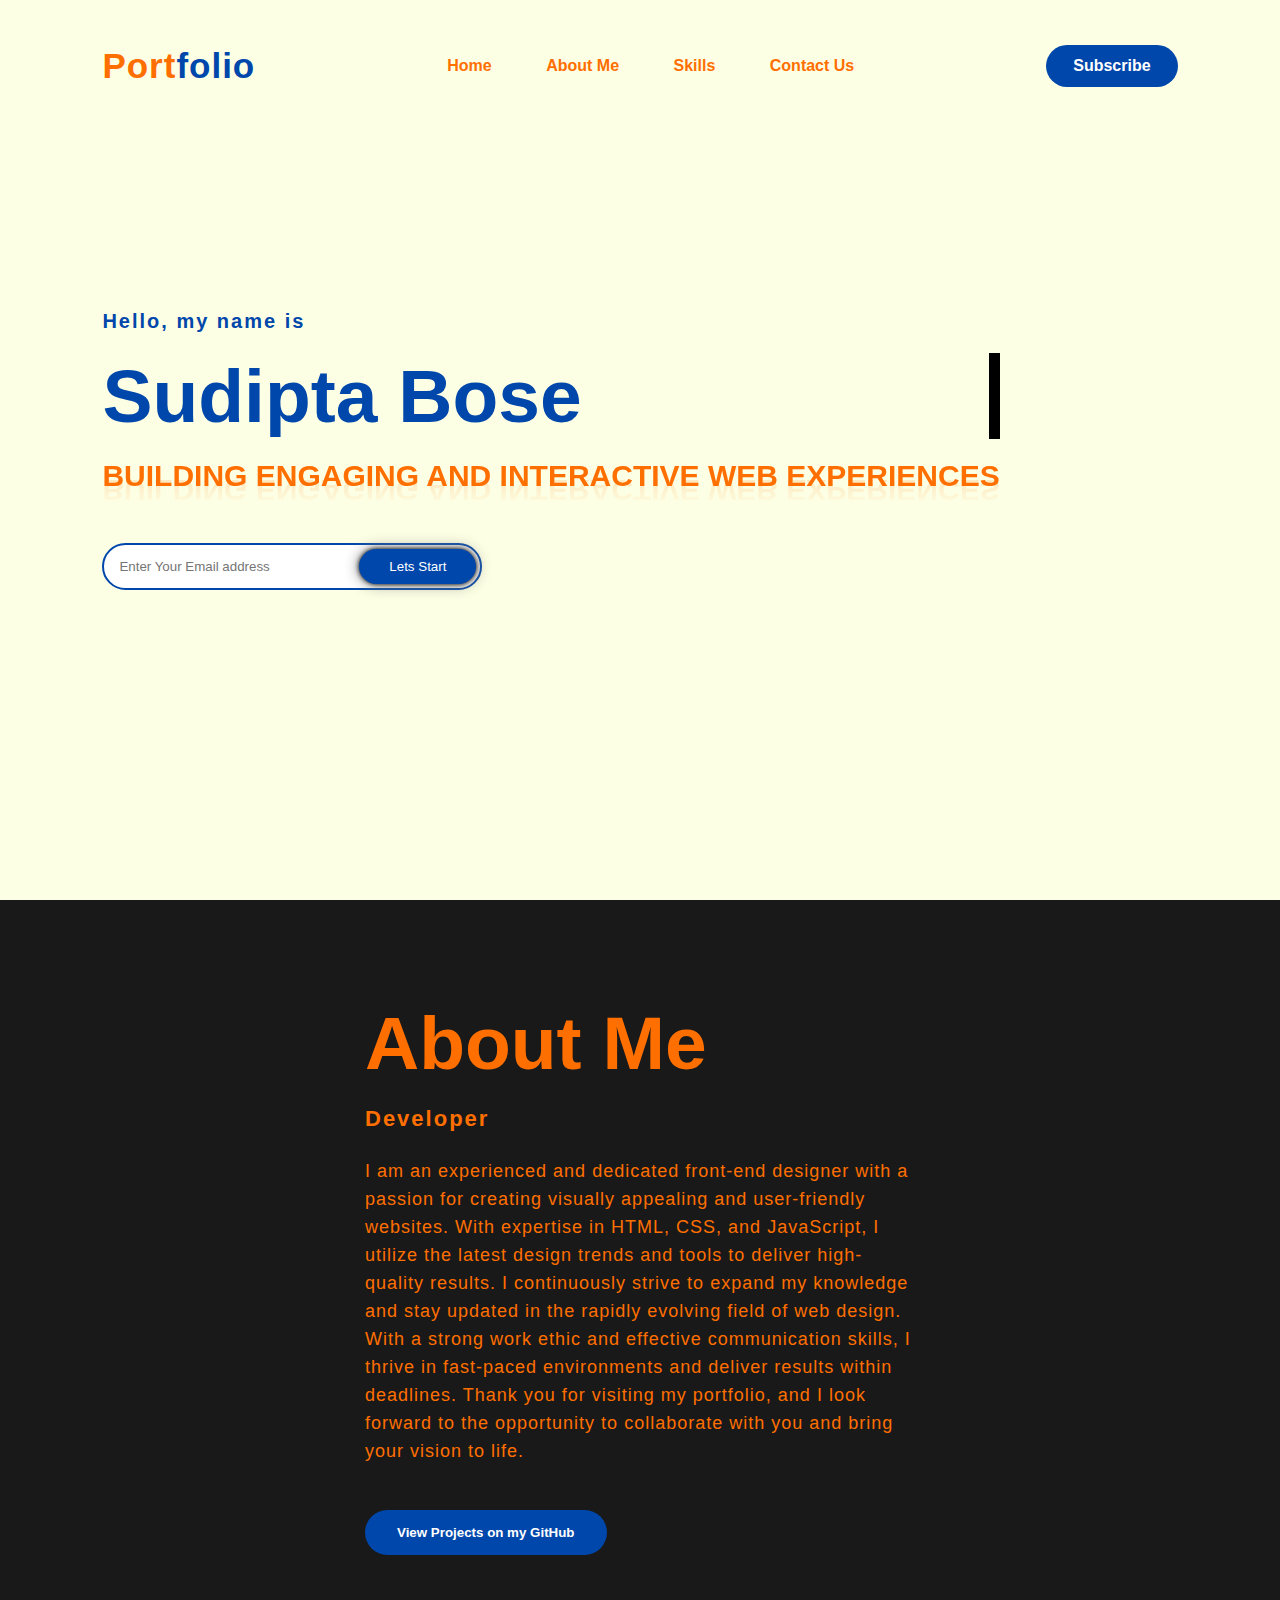
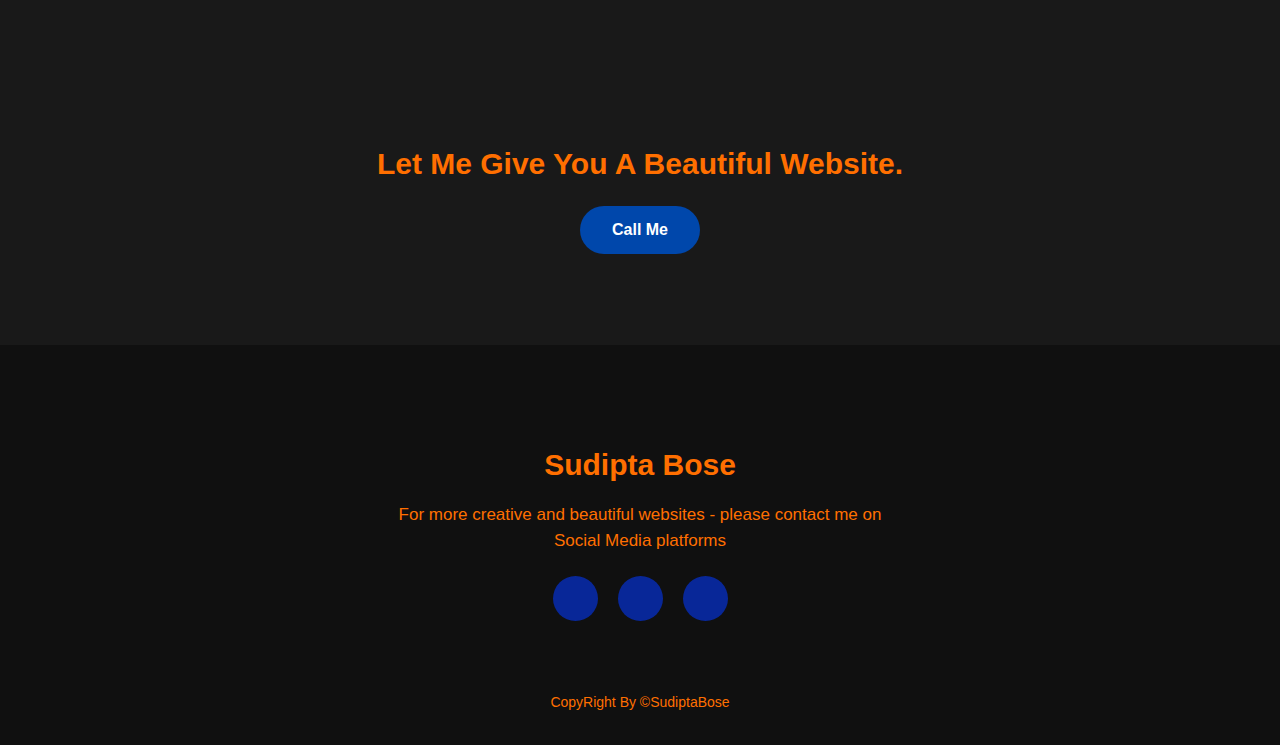
<file: task 2/index.html>
<!DOCTYPE html>
<html>

<head>
	<title>Portfolio website</title>
	<link rel="stylesheet" href="style.css">
	<script src="https://ajax.googleapis.com/ajax/libs/jquery/3.3.1/jquery.min.js"></script>
	<script src="script.js"></script>

</head>

<body>
	<!----hero Section start---->

	<div class="hero">
		<nav>
			<h2 class="logo">Port<span>folio</span></h2>
			<ul>
				<li><a href="#">Home</a></li>
				<li><a href="#section2">About Me</a></li>
				<li><a href="#">Skills</a></li>
				<li><a href="#section4">Contact Us</a></li>
			</ul>
			<a href="#" class="btn">Subscribe</a>
		</nav>

		<div class="content">
			<h4>Hello, my name is</h4>
			<h1 class="animated-heading"> <span>Sudipta Bose</span></h1>
			<h3 class="animated-heading-2">Building Engaging and Interactive Web Experiences</h3>
			<div class="newslatter">
				<form>
					<input type="email" name="email" id="mail" placeholder="Enter Your Email address">
					<input type="submit" name="submit" value="Lets Start">
				</form>
			</div>
		</div>
	</div>

	<!----About section start---->
	<section class="about">
		<div class="main" id="section2">
			<div class="about-text">
				<h2>About Me</h2>
				<h5>Developer</h5>
				<p>
					I am an experienced and dedicated front-end designer with a passion for creating visually appealing
					and user-friendly websites. With expertise in HTML, CSS, and JavaScript, I utilize the latest design
					trends and tools to deliver high-quality results. I continuously strive to expand my knowledge and
					stay updated in the rapidly
					evolving field of web design. With a strong work ethic and effective communication skills, I thrive
					in fast-paced environments and deliver results within deadlines. Thank you for visiting my
					portfolio, and I look forward to the opportunity to collaborate with you and bring your vision to
					life.</p>
				<button onclick="myFunction()" >View Projects on my GitHub </button>
			</div>
		</div>
	</section>


	<!------Contact Me------>
	<div class="contact-me">
		<p>Let Me Give You A Beautiful Website.</p>
		<a class="button-two" href="#">Call Me</a>
	</div>
	

	<!------footer start--------->
	<footer>
		<p>Sudipta Bose</p>
		<p>For more creative and beautiful websites - please contact me on Social Media platforms</p>
		<div class="social" id="section4">
			<a href="#"><i class="facebook"></i></a>
			<a href="#"><i class="linkedin"> </i></a>
			<a href="#"><i class="twitter"></i></a>
		</div>
		<p class="end">CopyRight By ©SudiptaBose</p>
	</footer>
</body>

</html>
</file>
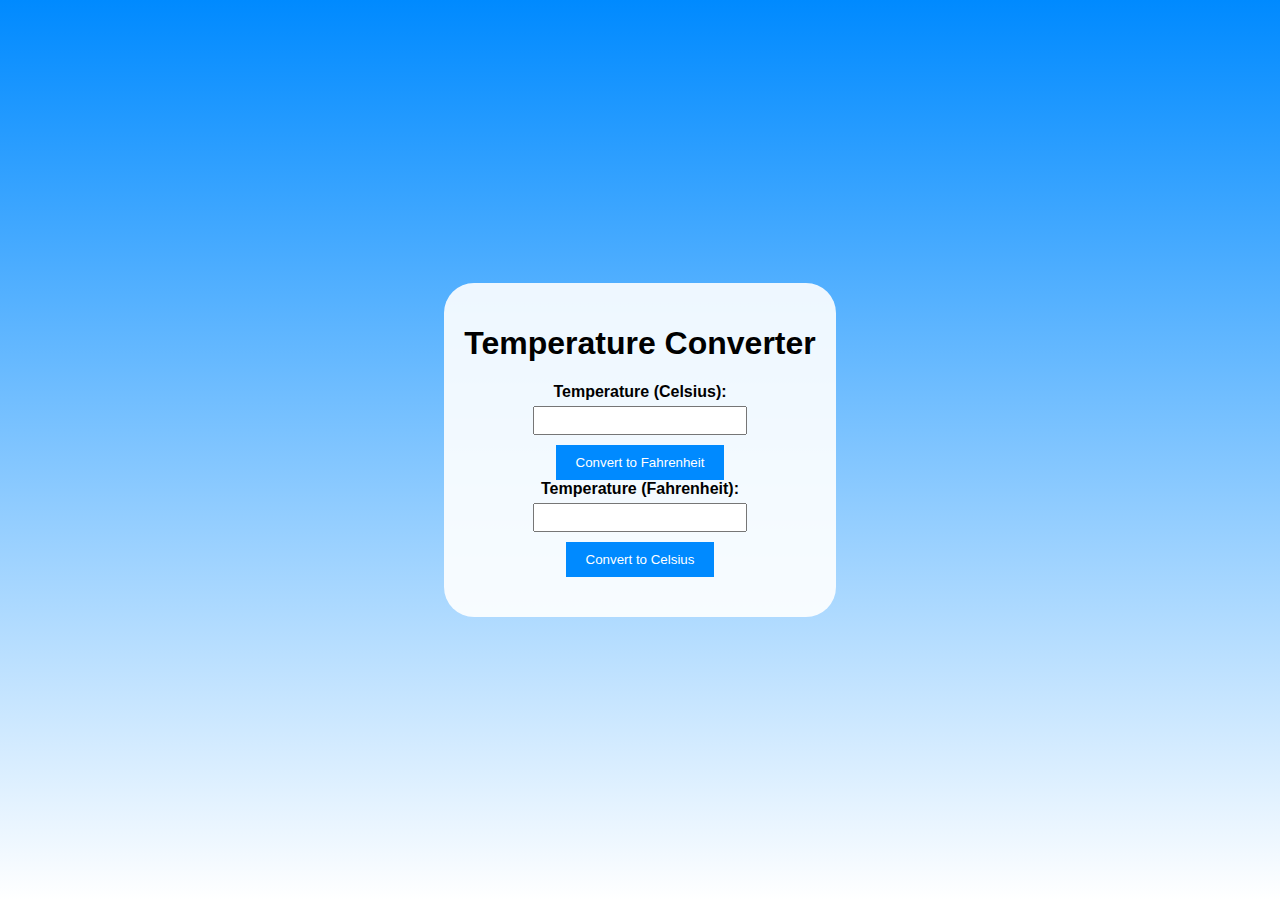
<file: task 3/index.html>
<!DOCTYPE html>
<html>

<head>
    <title>Temperature Converter</title>
    <link rel="stylesheet" href="style.css">
    <script src="script.js">
    </script>
</head>

<body>
    <div class="container">
      <h1>Temperature Converter</h1>
      <label>Temperature (Celsius):</label>
      <input type="number" id="celsiusInput">
      <br>
      <button onclick="convertToFarhenheit()">Convert to Fahrenheit</button>
      <br>
      <label>Temperature (Fahrenheit):</label>
      <input type="number" id="fahrenheitInput">
      <br>
      <button onclick="convertToCelsius()">Convert to Celsius</button>
      <div id="result"></div>
    </div>
</body>  

</html>
</file>
<file: task 2/style.css>
* {
	padding: 0;
	margin: 0;
	font-family: 'Josefin Sans', sans-serif;
	box-sizing: border-box;
}
.hero {
	height: 100vh;
	width: 100%;
	background-color: #fbffc67a;
	background-size: cover;
	background-position: center;
}

nav {
	display: flex;
	align-items: center;
	justify-content: space-between;
	padding-top: 45px;
	padding-left: 8%;
	padding-right: 8%;
}

.logo {
	color: #FF6F00;
	font-size: 35px;
	letter-spacing: 1px;
	cursor: pointer;
}

span {
	color: #0047AB;
}

nav ul li {
	list-style-type: none;
	display: inline-block;
	padding: 10px 25px;
}

nav ul li a {
	color: #FF6F00;
	text-decoration: none;
	font-weight: bold;
	text-transform: capitalize;
}

nav ul li a:hover {
	color: #0339fc94;
	transition: .4s;
}

.btn {
	background-color: #0047AB;
	color: white;
	text-decoration: none;
	border: 2px solid transparent;
	font-weight: bold;
	padding: 10px 25px;
	border-radius: 30px;
	transition: transform .4s;
}

.btn:hover {
	transform: scale(1.2);
}

.content {
	position: absolute;
	top: 50%;
	left: 8%;
	transform: translateY(-50%);
}

h1 {
	color: white;
	margin: 20px 0px 20px;
	font-size: 75px;
}

h3 {
	color: #FF6F00;
	font-size: 25px;
	margin-bottom: 50px;
}

h4 {
	color: #0047AB;
	letter-spacing: 2px;
	font-size: 20px;
}

.newslatter form {
	width: 380px;
	max-width: 100%;
	position: relative;
}

.newslatter form input:first-child {
	display: inline-block;
	width: 100%;
	padding: 14px 130px 14px 15px;
	border: 2px solid #0047AB;
	outline: none;
	border-radius: 30px;
}

.newslatter form input:last-child {
	position: absolute;
	display: inline-block;
	outline: none;
	border: none;
	padding: 10px 30px;
	border-radius: 30px;
	background-color: #0047AB;
	color: white;
	box-shadow: 0px 0px 5px #000, 0px 0px 15px #858585;
	top: 6px;
	right: 6px;
}

.about {
	width: 100%;
	padding: 100px 0px;
	background-color: #191919;
}

.about img {
	height: auto;
	width: 430px;
}

.about-text {
	width: 550px;
}

.main {
	width: 1130px;
	max-width: 95%;
	margin: 0 auto;
	display: flex;
	align-items: center;
	justify-content: space-around;
}

.about-text h2 {
	color: #FF6F00;
	font-size: 75px;
	text-transform: capitalize;
	margin-bottom: 20px;
}

.about-text h5 {
	color: #FF6F00;
	letter-spacing: 2px;
	font-size: 22px;
	margin-bottom: 25px;
	text-transform: capitalize;
}

.about-text p {
	color: #FF6F00;
	letter-spacing: 1px;
	line-height: 28px;
	font-size: 18px;
	margin-bottom: 45px;
}

button {
	background-color: #0047AB;
	color: white;
	text-decoration: none;
	border: 2px solid transparent;
	font-weight: bold;
	padding: 13px 30px;
	border-radius: 30px;
	transition: .4s;
}

button:hover {
	background-color: transparent;
	border: 2px solid #0339fc94;
	cursor: pointer;
}

.service {
	background: #101010;
	width: 100%;
	padding: 100px 0px;
}

.title h2 {
	color: white;
	font-size: 75px;
	width: 1130px;
	margin: 30px auto;
	text-align: center;
}

.box {
	display: flex;
	justify-content: center;
	align-items: center;
	min-height: 400px;
}

.card {
	height: 365px;
	width: 335px;
	padding: 20px 35px;
	background: #191919;
	border-radius: 20px;
	margin: 15px;
	position: relative;
	overflow: hidden;
	text-align: center;
}

.card i {
	font-size: 50px;
	display: block;
	text-align: center;
	margin: 25px 0px;
	color: #0339fc94;

}

h5 {
	color: white;
	font-size: 23px;
	margin-bottom: 15px;
}

.pra p {
	color: #fcfc;
	font-size: 16px;
	line-height: 27px;
	margin-bottom: 25px;
}

.card .button {
	background-color: #0339fc94;
	color: white;
	text-decoration: none;
	border: 2px solid transparent;
	font-weight: bold;
	padding: 9px 22px;
	border-radius: 30px;
	transition: .4s;
}

.card .button:hover {
	background-color: transparent;
	border: 2px solid #0339fc94;
	cursor: pointer;
}

.contact-me {
	width: 100%;
	height: 290px;
	background: #191919;
	display: flex;
	align-items: center;
	flex-direction: column;
	justify-content: center;
}

.contact-me p {
	color: #FF6F00;
	font-size: 30px;
	font-weight: bold;
	margin-bottom: 25px;
}

.contact-me .button-two {
	background-color: #0047AB;
	color: white;
	text-decoration: none;
	border: 2px solid transparent;
	font-weight: bold;
	padding: 13px 30px;
	border-radius: 30px;
	transition: .4s;
}

.contact-me .button-two:hover {
	background-color: transparent;
	border: 2px solid #0047AB;
	cursor: pointer;
}

footer {
	position: relative;
	width: 100%;
	height: 400px;
	background: #101010;
	display: flex;
	flex-direction: column;
	align-items: center;
	justify-content: center;
}

footer p:nth-child(1) {
	font-size: 30px;
	color: #FF6F00;
	margin-bottom: 20px;
	font-weight: bold;
}

footer p:nth-child(2) {
	color: #FF6F00;
	font-size: 17px;
	width: 500px;
	text-align: center;
	line-height: 26px;
}

.social {
	display: flex;
}

.facebook {
	width: 45px;
	height: 45px;
	display: flex;
	align-items: center;
	justify-content: center;
	background: #0339fc94;
	border-radius: 50%;
	margin: 22px 10px;
	color: white;
	text-decoration: none;
	font-size: 20px;
	background-image: url('https://upload.wikimedia.org/wikipedia/commons/thumb/0/05/Facebook_Logo_%282019%29.png/1024px-Facebook_Logo_%282019%29.png');
	background-size: cover;
	background-position: center;
	background-size: contain;
	background-repeat: no-repeat;
}


.linkedin {
	width: 45px;
	height: 45px;
	display: flex;
	align-items: center;
	justify-content: center;
	background: #0339fc94;
	border-radius: 50%;
	margin: 22px 10px;
	color: white;
	text-decoration: none;
	font-size: 20px;
	background-image: url('https://upload.wikimedia.org/wikipedia/commons/thumb/c/ca/LinkedIn_logo_initials.png/640px-LinkedIn_logo_initials.png');
	background-size: cover;
	background-position: center;
	background-size: contain;
	background-repeat: no-repeat;
}

.twitter {
	width: 45px;
	height: 45px;
	display: flex;
	align-items: center;
	justify-content: center;
	background: #0339fc94;
	border-radius: 50%;
	margin: 22px 10px;
	color: white;
	text-decoration: none;
	font-size: 20px;
	background-image: url('https://th.bing.com/th?id=OSK.HNYBZh1b8THsU04fx-fRn4aQAqKMN2-KE_KCboGdg96d15U&w=102&h=102&c=7&o=6&oif=webp&pid=SANGAM');
	background-size: cover;
	background-position: center;
	background-size: contain;
	background-repeat: no-repeat;
}

.animated-heading {
	overflow: hidden;
	border-right: .15em solid #000;
	/* Set the color and thickness of the cursor */
	white-space: nowrap;
	animation: typing 3s steps(40) infinite, cursor-blink 1s infinite;
}

@keyframes typing {
	from {
		width: 0;
	}

	to {
		width: 100%;
	}
}

@keyframes cursor-blink {
	50% {
		border-color: transparent;
	}
}

.animated-heading-2 {
	position: relative;
	-webkit-box-reflect: below -20px linear-gradient(transparent, rgba(0,0,0,.2));
	font-size: 30px;
	position: relative;
	display: inline-block;
	color: #FF6F00;
	text-transform: uppercase;
	animation: waviy 1s infinite;
	animation-delay: calc(.1s * var(--i));
	
  }
  
  @keyframes waviy {
	0%,40%,100% {
	  transform: translateY(0)
	}
	20% {
	  transform: translateY(-20px)
	}
  }

  
.social a:hover {
	transform: scale(1.3);
	transition: .3s;
}

.end {
	position: absolute;
	color: #FF6F00;
	bottom: 35px;
	font-size: 14px;
}
</file>
<file: task 3/style.css>
body {
    font-family: Arial, sans-serif;
    display: flex;
    justify-content: center;
    align-items: center;
    height: 100vh;
    background: linear-gradient(to bottom, #008aff, #ffffff);
    margin: 0;
  }
  
  .container {
    text-align: center;
    padding: 20px;
    background-color: rgba(255, 255, 255, 0.9);
    border-radius: 30px;
  }
  
  label {
    font-weight: bold;
    display: block;
    margin-bottom: 5px;
  }
  
  input[type="number"] {
    padding: 5px;
    width: 200px;
    margin-bottom: 10px;
  }
  
  button {
    padding: 10px 20px;
    background-color: #008aff;
    color: white;
    border: none;
    cursor: pointer;
  }
  
  #result {
    margin-top: 20px;
  }
</file>
